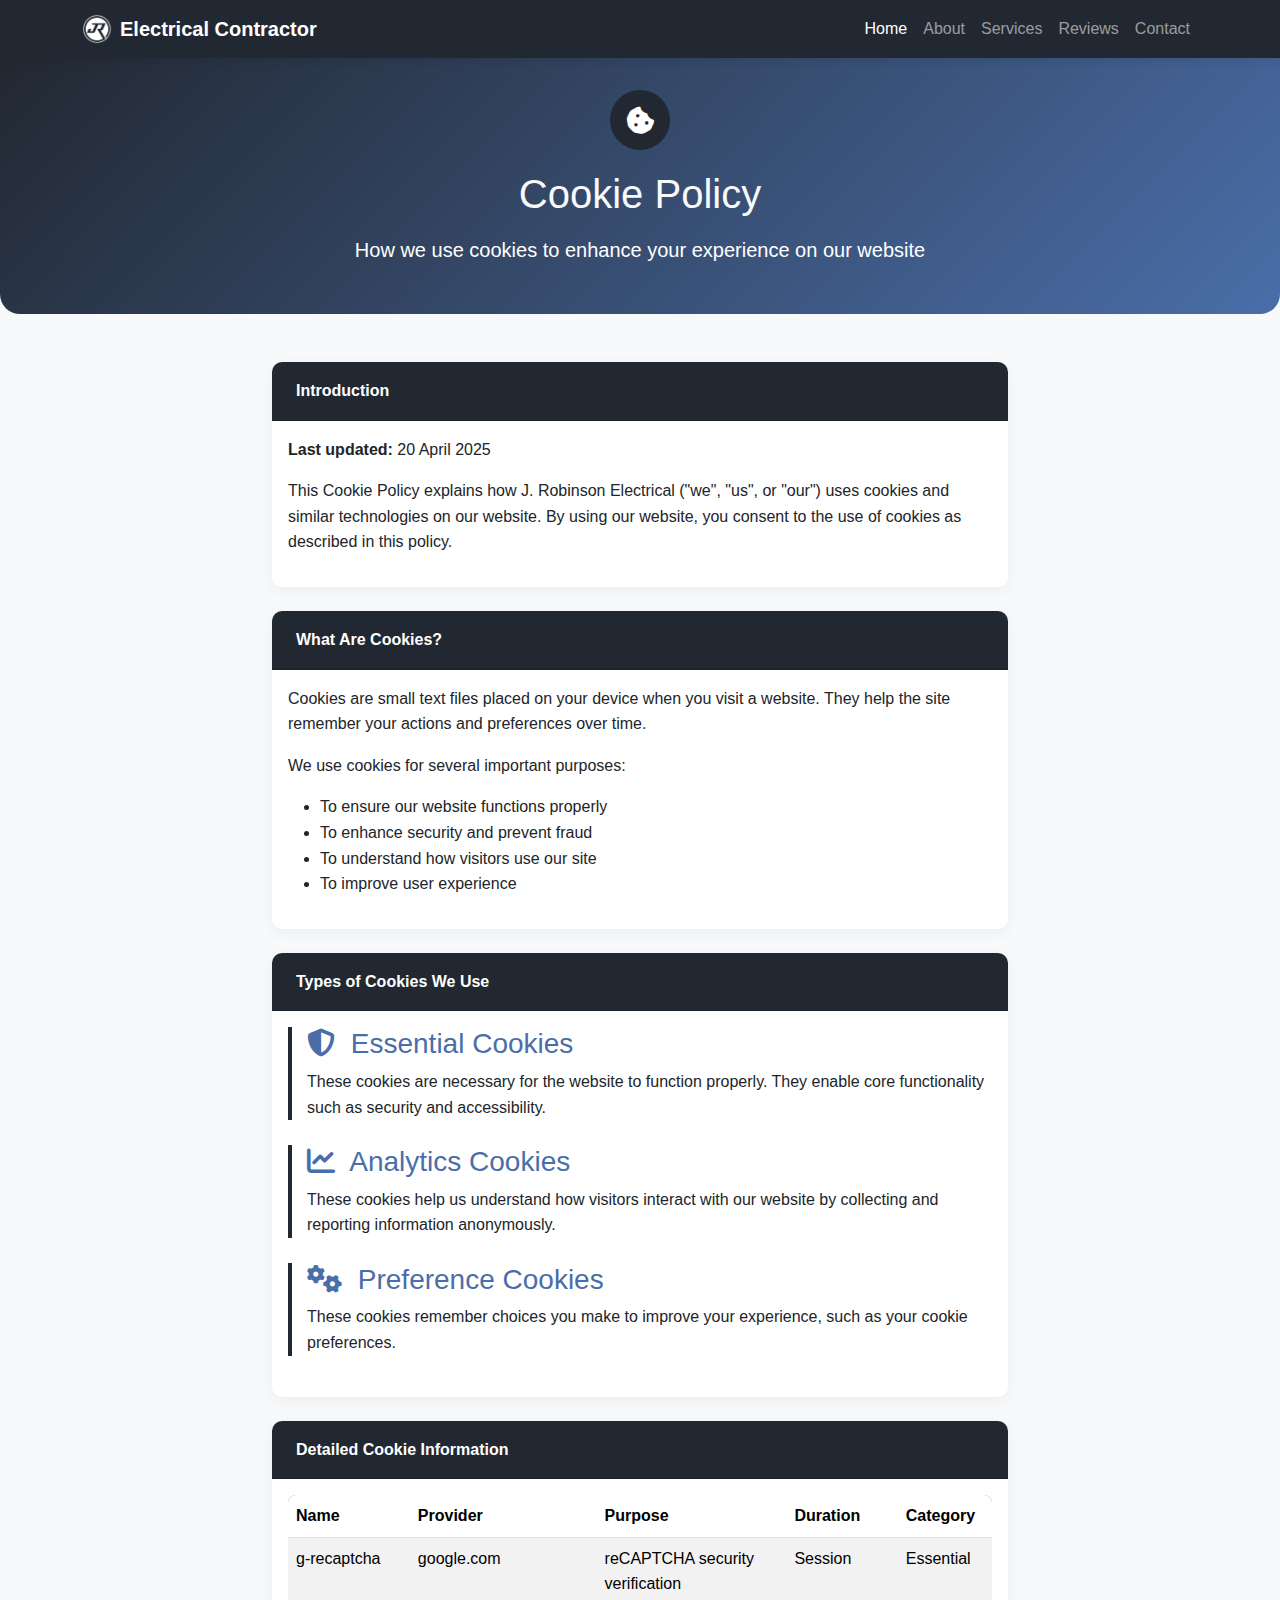
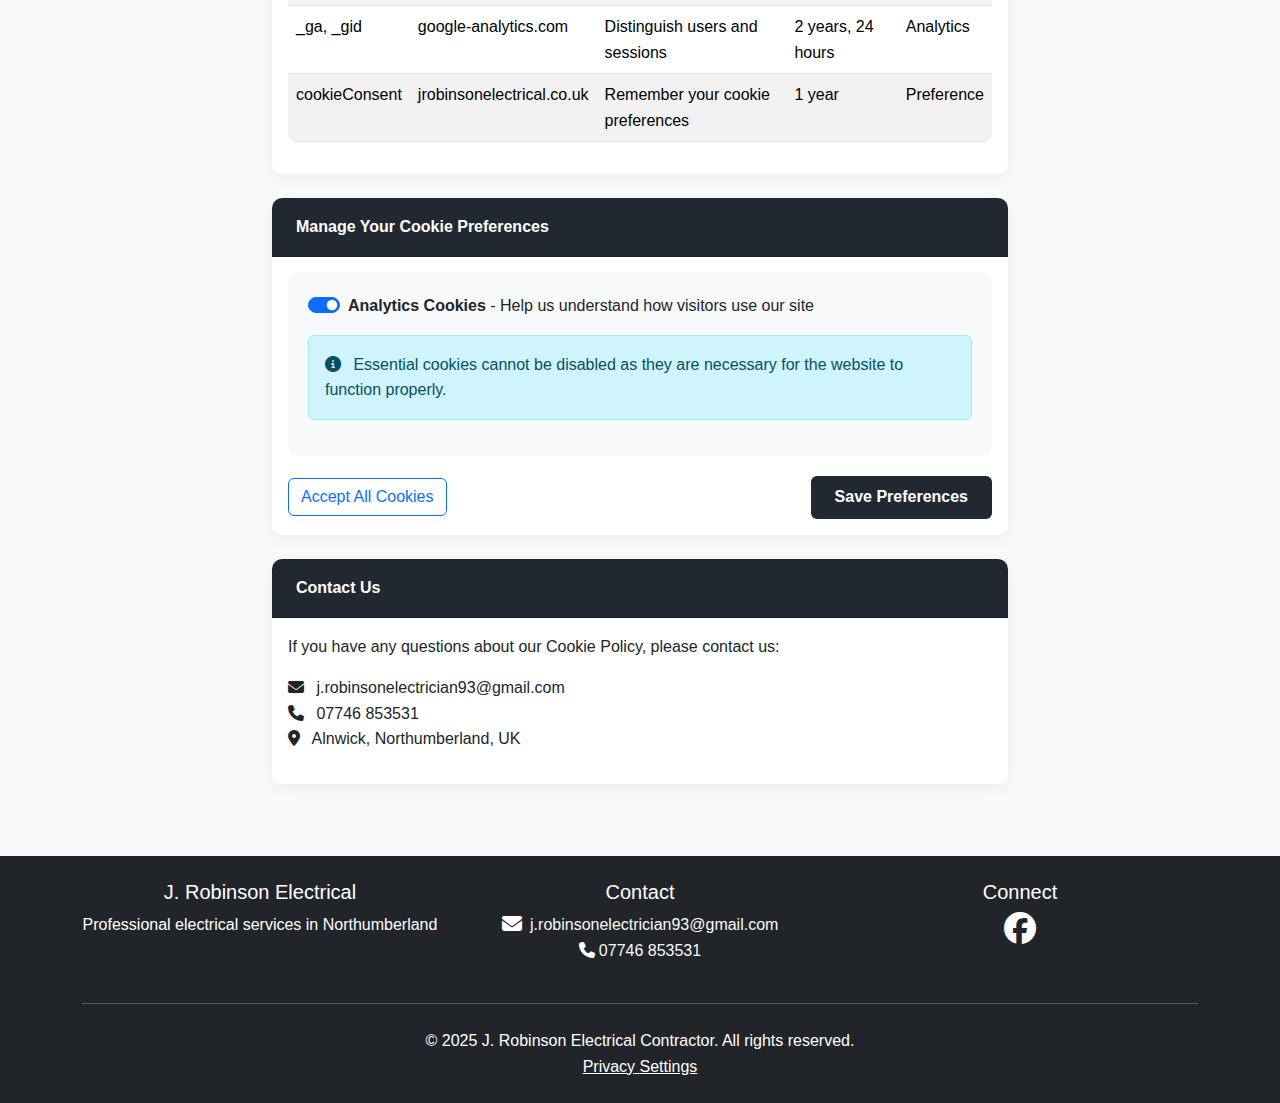
<file: cookie-policy.html>
<!DOCTYPE html>
<html lang="en">

<head>
    <meta charset="UTF-8">
    <meta name="viewport" content="width=device-width, initial-scale=1">
    <title>Cookie Policy | J. Robinson Electrical Contractor</title>
    <meta name="description"
        content="Cookie Policy for J. Robinson Electrical detailing cookie usage, purposes, durations, and user preferences.">
    <link href="https://cdn.jsdelivr.net/npm/bootstrap@5.3.0/dist/css/bootstrap.min.css" rel="stylesheet">
    <link rel="stylesheet" href="https://cdnjs.cloudflare.com/ajax/libs/font-awesome/6.4.0/css/all.min.css">

    <!-- Favicons -->
    <link rel="apple-touch-icon" sizes="180x180" href="/apple-touch-icon.png">
    <link rel="icon" type="image/png" sizes="32x32" href="/favicon-32x32.png">
    <link rel="icon" type="image/png" sizes="16x16" href="/favicon-16x16.png">
    <link rel="manifest" href="/site.webmanifest">
    <link rel="mask-icon" href="/safari-pinned-tab.svg" color="#5bbad5">
    <meta name="msapplication-TileColor" content="#da532c">
    <meta name="theme-color" content="#ffffff">
    <link rel="shortcut icon" href="/favicon.ico">

    <style>
        :root {
            --primary-color: #222831;
            --secondary-color: #5a86c4;
            --accent-color: #4a6ea9;
        }

        body {
            background-color: #f8f9fa;
            font-family: 'Segoe UI', Tahoma, Geneva, Verdana, sans-serif;
            line-height: 1.6;
            color: #333;
        }

        .navbar {
            background-color: var(--primary-color);
            box-shadow: 0 2px 10px rgba(0, 0, 0, 0.1);
        }

        .navbar-brand {
            font-weight: 700;
            display: flex;
            align-items: center;
        }

        .navbar-brand i {
            margin-right: 10px;
            font-size: 1.5rem;
        }

        .hero-section {
            background: linear-gradient(135deg, var(--primary-color), var(--accent-color));
            color: white;
            padding: 2rem 0;
            margin-bottom: 2rem;
            border-radius: 0 0 20px 20px;
        }

        .card {
            border-radius: 10px;
            box-shadow: 0 4px 15px rgba(0, 0, 0, 0.05);
            border: none;
            margin-bottom: 1.5rem;
            transition: transform 0.3s ease;
        }

        .card:hover {
            transform: translateY(-5px);
            box-shadow: 0 6px 20px rgba(0, 0, 0, 0.08);
        }

        .card-header {
            background-color: var(--primary-color);
            color: white;
            border-radius: 10px 10px 0 0 !important;
            font-weight: 600;
            padding: 1rem 1.5rem;
        }

        h1,
        h2,
        h3 {
            color: var(--accent-color);
        }

        .table {
            border-radius: 8px;
            overflow: hidden;
        }

        .table thead {
            background-color: var(--secondary-color);
            color: white;
        }

        .table th {
            font-weight: 600;
        }

        .btn-primary {
            background-color: var(--primary-color);
            border: none;
            padding: 0.6rem 1.5rem;
            font-weight: 600;
        }

        .btn-primary:hover {
            background-color: var(--accent-color);
        }

        footer {
            background-color: #2c3e50;
            color: #ecf0f1;
            padding: 2rem 0;
            margin-top: 3rem;
        }

        .cookie-icon {
            background-color: var(--primary-color);
            width: 60px;
            height: 60px;
            border-radius: 50%;
            display: flex;
            align-items: center;
            justify-content: center;
            margin: 0 auto 20px;
            color: white;
            font-size: 1.8rem;
        }

        .cookie-category {
            border-left: 4px solid var(--primary-color);
            padding-left: 15px;
            margin-bottom: 25px;
        }

        .cookie-toggle {
            background-color: #f8f9fa;
            border-radius: 10px;
            padding: 20px;
            margin-bottom: 20px;
        }

        @media (max-width: 768px) {
            .hero-section h1 {
                font-size: 1.8rem;
            }

            h2 {
                font-size: 1.5rem;
            }

            .table-responsive {
                overflow-x: auto;
            }
        }
    </style>
</head>

<body>
    <nav class="navbar navbar-expand-lg navbar-dark">
        <div class="container">
            <a class="navbar-brand" href="index.html">
                <img src="assets/img/jaylogo2.webp" width="30" height="30" class="d-inline-block align-top me-2" alt="">
                Electrical Contractor
            </a>
            <button class="navbar-toggler" type="button" data-bs-toggle="collapse" data-bs-target="#navbarNav"
                aria-controls="navbarNav" aria-expanded="false" aria-label="Toggle navigation">
                <span class="navbar-toggler-icon"></span>
            </button>
            <div class="collapse navbar-collapse" id="navbarNav">
                <ul class="navbar-nav ms-auto">
                    <li class="nav-item">
                        <a class="nav-link active" href="index.html">Home</a>
                    </li>
                    <li class="nav-item">
                        <a class="nav-link" href="#about">About</a>
                    </li>
                    <li class="nav-item">
                        <a class="nav-link" href="#services">Services</a>
                    </li>
                    <li class="nav-item">
                        <a class="nav-link" href="#portfolio">Reviews</a>
                    </li>
                    <!-- <li class="nav-item">
                        <a class="nav-link" href="blog.html">Blog</a>
                    </li> -->
                    <li class="nav-item">
                        <a class="nav-link" href="#contact">Contact</a>
                    </li>
                </ul>
            </div>
        </div>
    </nav>

    <div class="hero-section">
        <div class="container text-center">
            <div class="cookie-icon">
                <i class="fas fa-cookie-bite"></i>
            </div>
            <h1 class="mb-3 text-light">Cookie Policy</h1>
            <p class="lead">How we use cookies to enhance your experience on our website</p>
        </div>
    </div>

    <main class="container my-5">
        <div class="row">
            <div class="col-lg-8 mx-auto">
                <div class="card mb-4">
                    <div class="card-header">Introduction</div>
                    <div class="card-body">
                        <p><strong>Last updated:</strong> 20 April 2025</p>
                        <p>This Cookie Policy explains how J. Robinson Electrical ("we", "us", or "our") uses cookies
                            and similar technologies on our website. By using our website, you consent to the use of
                            cookies as described in this policy.</p>
                    </div>
                </div>

                <div class="card mb-4">
                    <div class="card-header">What Are Cookies?</div>
                    <div class="card-body">
                        <p>Cookies are small text files placed on your device when you visit a website. They help the
                            site remember your actions and preferences over time.</p>
                        <p>We use cookies for several important purposes:</p>
                        <ul>
                            <li>To ensure our website functions properly</li>
                            <li>To enhance security and prevent fraud</li>
                            <li>To understand how visitors use our site</li>
                            <li>To improve user experience</li>
                        </ul>
                    </div>
                </div>

                <div class="card mb-4">
                    <div class="card-header">Types of Cookies We Use</div>
                    <div class="card-body">
                        <div class="cookie-category">
                            <h3><i class="fas fa-shield-alt me-2"></i> Essential Cookies</h3>
                            <p>These cookies are necessary for the website to function properly. They enable core
                                functionality such as security and accessibility.</p>
                        </div>

                        <div class="cookie-category">
                            <h3><i class="fas fa-chart-line me-2"></i> Analytics Cookies</h3>
                            <p>These cookies help us understand how visitors interact with our website by collecting and
                                reporting information anonymously.</p>
                        </div>

                        <div class="cookie-category">
                            <h3><i class="fas fa-cogs me-2"></i> Preference Cookies</h3>
                            <p>These cookies remember choices you make to improve your experience, such as your cookie
                                preferences.</p>
                        </div>
                    </div>
                </div>

                <div class="card mb-4">
                    <div class="card-header">Detailed Cookie Information</div>
                    <div class="card-body">
                        <div class="table-responsive">
                            <table class="table table-striped">
                                <thead>
                                    <tr>
                                        <th>Name</th>
                                        <th>Provider</th>
                                        <th>Purpose</th>
                                        <th>Duration</th>
                                        <th>Category</th>
                                    </tr>
                                </thead>
                                <tbody>
                                    <tr>
                                        <td>g-recaptcha</td>
                                        <td>google.com</td>
                                        <td>reCAPTCHA security verification</td>
                                        <td>Session</td>
                                        <td>Essential</td>
                                    </tr>
                                    <tr>
                                        <td>_ga, _gid</td>
                                        <td>google-analytics.com</td>
                                        <td>Distinguish users and sessions</td>
                                        <td>2 years, 24 hours</td>
                                        <td>Analytics</td>
                                    </tr>
                                    <tr>
                                        <td>cookieConsent</td>
                                        <td>jrobinsonelectrical.co.uk</td>
                                        <td>Remember your cookie preferences</td>
                                        <td>1 year</td>
                                        <td>Preference</td>
                                    </tr>
                                </tbody>
                            </table>
                        </div>
                    </div>
                </div>

                <div class="card mb-4">
                    <div class="card-header">Manage Your Cookie Preferences</div>
                    <div class="card-body">
                        <div class="cookie-toggle">
                            <div class="form-check form-switch mb-3">
                                <input class="form-check-input" type="checkbox" id="toggle-analytics" checked>
                                <label class="form-check-label" for="toggle-analytics">
                                    <strong>Analytics Cookies</strong> - Help us understand how visitors use our site
                                </label>
                            </div>

                            <div class="alert alert-info">
                                <i class="fas fa-info-circle me-2"></i> Essential cookies cannot be disabled as they are
                                necessary for the website to function properly.
                            </div>
                        </div>

                        <div class="d-flex justify-content-between align-items-center">
                            <button id="accept-all" class="btn btn-outline-primary">Accept All Cookies</button>
                            <button id="save-preferences" class="btn btn-primary">Save Preferences</button>
                        </div>
                    </div>
                </div>

                <div class="card">
                    <div class="card-header">Contact Us</div>
                    <div class="card-body">
                        <p>If you have any questions about our Cookie Policy, please contact us:</p>
                        <ul class="list-unstyled">
                            <li><i class="fas fa-envelope me-2"></i> j.robinsonelectrician93@gmail.com</li>
                            <li><i class="fas fa-phone me-2"></i> 07746 853531</li>
                            <li><i class="fas fa-map-marker-alt me-2"></i> Alnwick, Northumberland, UK</li>
                        </ul>
                    </div>
                </div>
            </div>
        </div>
    </main>

    <!-- footer -->
    <footer class="bg-dark text-white text-center py-4">
        <div class="container">
            <div class="row">
                <div class="col-md-4 mb-3 mb-md-0">
                    <h5>J. Robinson Electrical</h5>
                    <p>Professional electrical services in Northumberland</p>
                </div>
                <div class="col-md-4 mb-3 mb-md-0">
                    <h5>Contact</h5>
                    <p><i class="fas fa-envelope fa-lg me-1" style="color: #fff;"></i> <a
                            href="mailto:j.robinsonelectrician93@gmail.com" class="text-decoration-none text-light">
                            j.robinsonelectrician93@gmail.com</a><br>
                        <i class="fas fa-phone fa-md me-1" style="color: #fff;"></i><a href="tel:+447746 853531"
                            class="text-decoration-none text-light">07746 853531</a>
                    </p>
                </div>
                <div class="col-md-4">
                    <h5>Connect</h5>
                    <div class="d-flex justify-content-center">
                        <a href="https://www.facebook.com/profile.php?id=61561478410613" class="text-white"><i
                                class="fab fa-facebook fa-2x"></i></a>
                        <!-- <a href="#" class="text-white me-3"><i class="fab fa-twitter fa-2x"></i></a>
                        <a href="#" class="text-white"><i class="fab fa-instagram fa-2x"></i></a> -->
                    </div>
                </div>
            </div>
            <hr class="my-4 bg-light">
            <p class="mb-0">&copy; 2025 J. Robinson Electrical Contractor. All rights reserved.</p>
            <p class="mb-0"><a href="privacy.html" class="text-white"
                    onClick="UC_UI.showSecondLayer(); return false;">Privacy
                    Settings</a></p>
        </div>
    </footer>

    <!-- Consent & Preference Script -->
    <script>
        document.addEventListener('DOMContentLoaded', function () {
            // Load saved preferences
            const prefs = JSON.parse(localStorage.getItem('cookieConsent') || '{}');
            const analyticsToggle = document.getElementById('toggle-analytics');

            if (prefs.analytics !== undefined) {
                analyticsToggle.checked = prefs.analytics;
            } else {
                // Default to enabled if no preference set
                analyticsToggle.checked = true;
            }

            // Save preferences
            document.getElementById('save-preferences').addEventListener('click', () => {
                const analytics = analyticsToggle.checked;
                localStorage.setItem('cookieConsent', JSON.stringify({
                    decision: true,
                    analytics,
                    timestamp: new Date().toISOString()
                }));

                if (analytics) {
                    loadAnalytics();
                } else {
                    // Clear analytics cookies if disabled
                    document.cookie = '_ga=; expires=Thu, 01 Jan 1970 00:00:00 UTC; path=/;';
                    document.cookie = '_gid=; expires=Thu, 01 Jan 1970 00:00:00 UTC; path=/;';
                }

                showConfirmation('Your cookie preferences have been saved successfully.');
            });

            // Accept all cookies
            document.getElementById('accept-all').addEventListener('click', () => {
                analyticsToggle.checked = true;
                localStorage.setItem('cookieConsent', JSON.stringify({
                    decision: true,
                    analytics: true,
                    timestamp: new Date().toISOString()
                }));
                loadAnalytics();
                showConfirmation('All cookies have been accepted.');
            });

            // Show confirmation message
            function showConfirmation(message) {
                const alert = document.createElement('div');
                alert.className = 'alert alert-success alert-dismissible fade show position-fixed bottom-0 end-0 m-3';
                alert.style.zIndex = '9999';
                alert.innerHTML = `
                    ${message}
                    <button type="button" class="btn-close" data-bs-dismiss="alert" aria-label="Close"></button>
                `;
                document.body.appendChild(alert);

                // Auto-remove after 3 seconds
                setTimeout(() => {
                    alert.classList.remove('show');
                    setTimeout(() => document.body.removeChild(alert), 150);
                }, 3000);
            }
        });

        // Analytics loader
        function loadAnalytics() {
            if (typeof ga === 'undefined') {
                (function (i, s, o, g, r, a, m) {
                    i['GoogleAnalyticsObject'] = r; i[r] = i[r] || function () {
                        (i[r].q = i[r].q || []).push(arguments)
                    }, i[r].l = 1 * new Date(); a = s.createElement(o),
                        m = s.getElementsByTagName(o)[0]; a.async = 1; a.src = g; m.parentNode.insertBefore(a, m)
                })(window, document, 'script', 'https://www.google-analytics.com/analytics.js', 'ga');

                // Replace with your actual Google Analytics ID
                ga('create', 'UA-XXXXXXX-X', 'auto');
                ga('send', 'pageview');
            }
        }

        // Always load reCAPTCHA for security
        if (!document.querySelector('script[src*="recaptcha"]')) {
            const rc = document.createElement('script');
            rc.src = 'https://www.google.com/recaptcha/api.js';
            rc.async = true;
            document.head.appendChild(rc);
        }

        // Load analytics immediately if previously consented
        const prefs = JSON.parse(localStorage.getItem('cookieConsent') || '{}');
        if (prefs.analytics) {
            loadAnalytics();
        }
    </script>

    <script src="https://cdn.jsdelivr.net/npm/bootstrap@5.3.0/dist/js/bootstrap.bundle.min.js"></script>
</body>

</html>
</file>
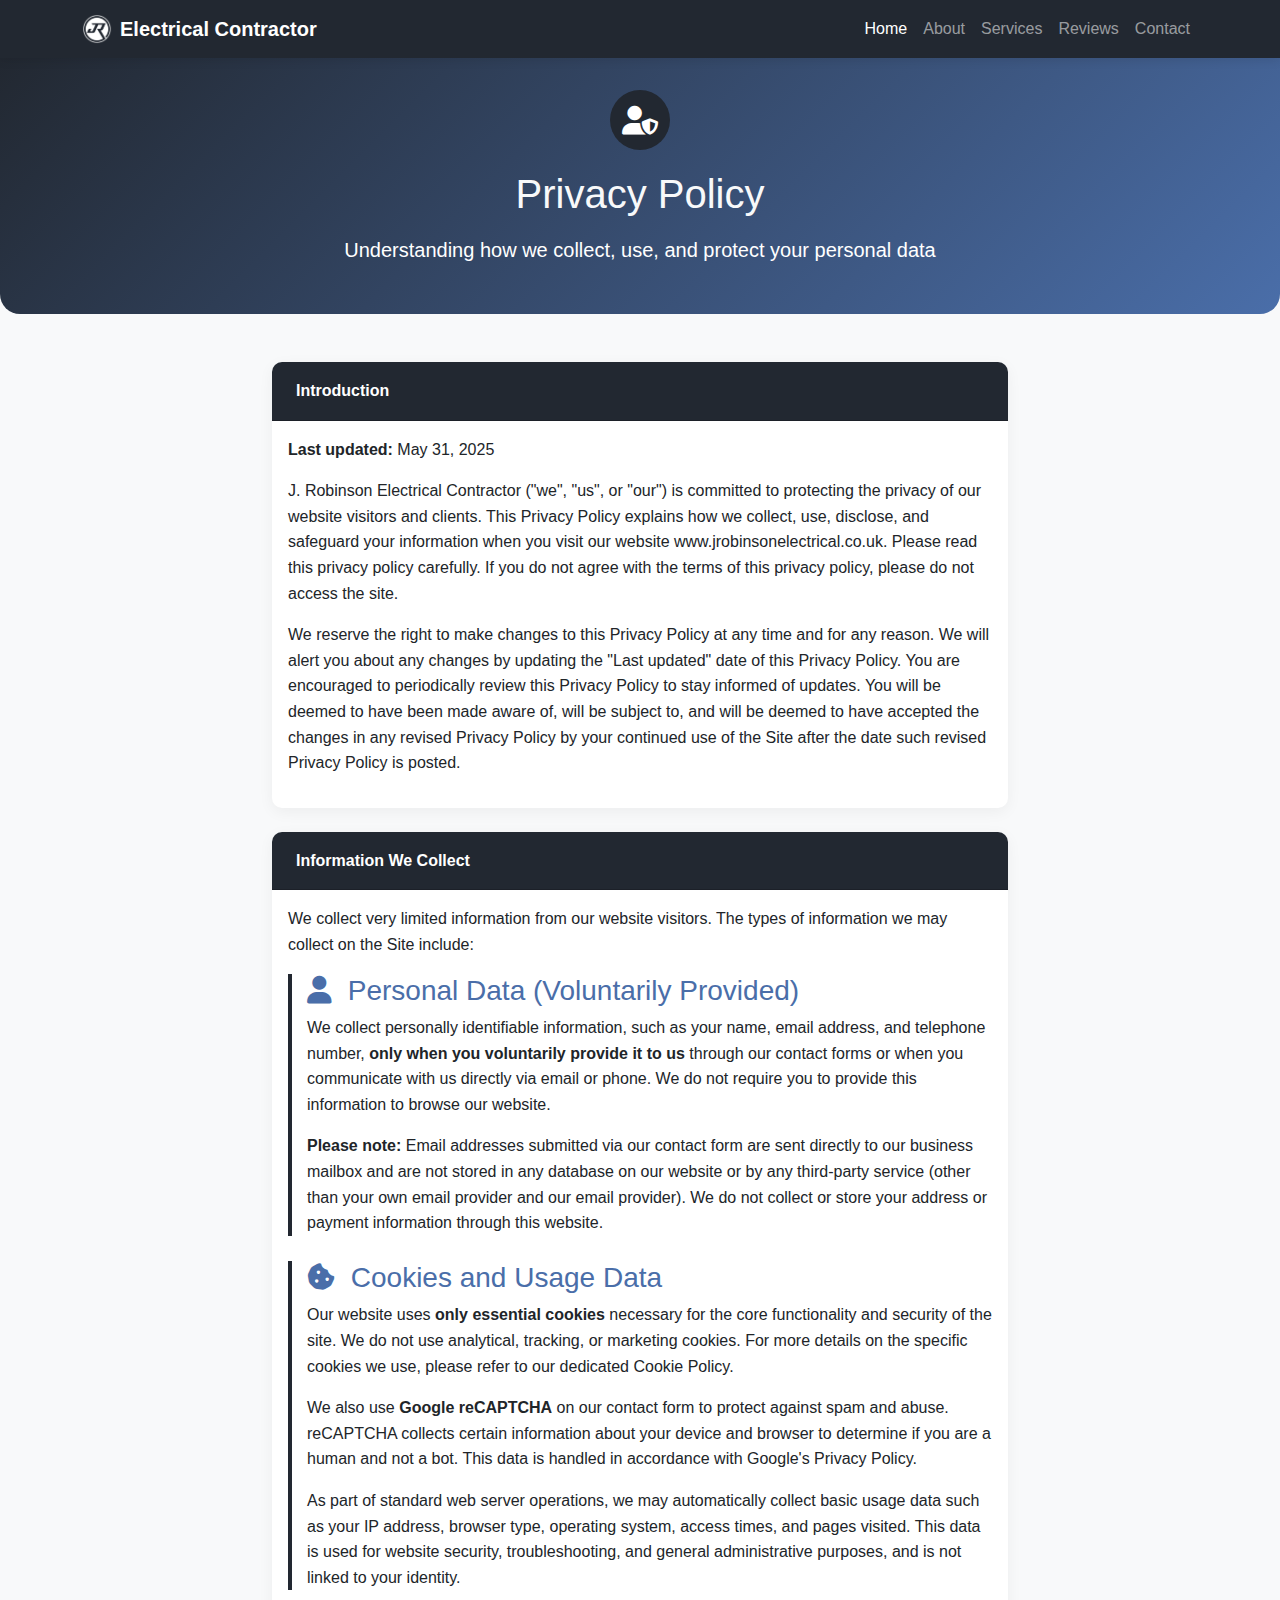
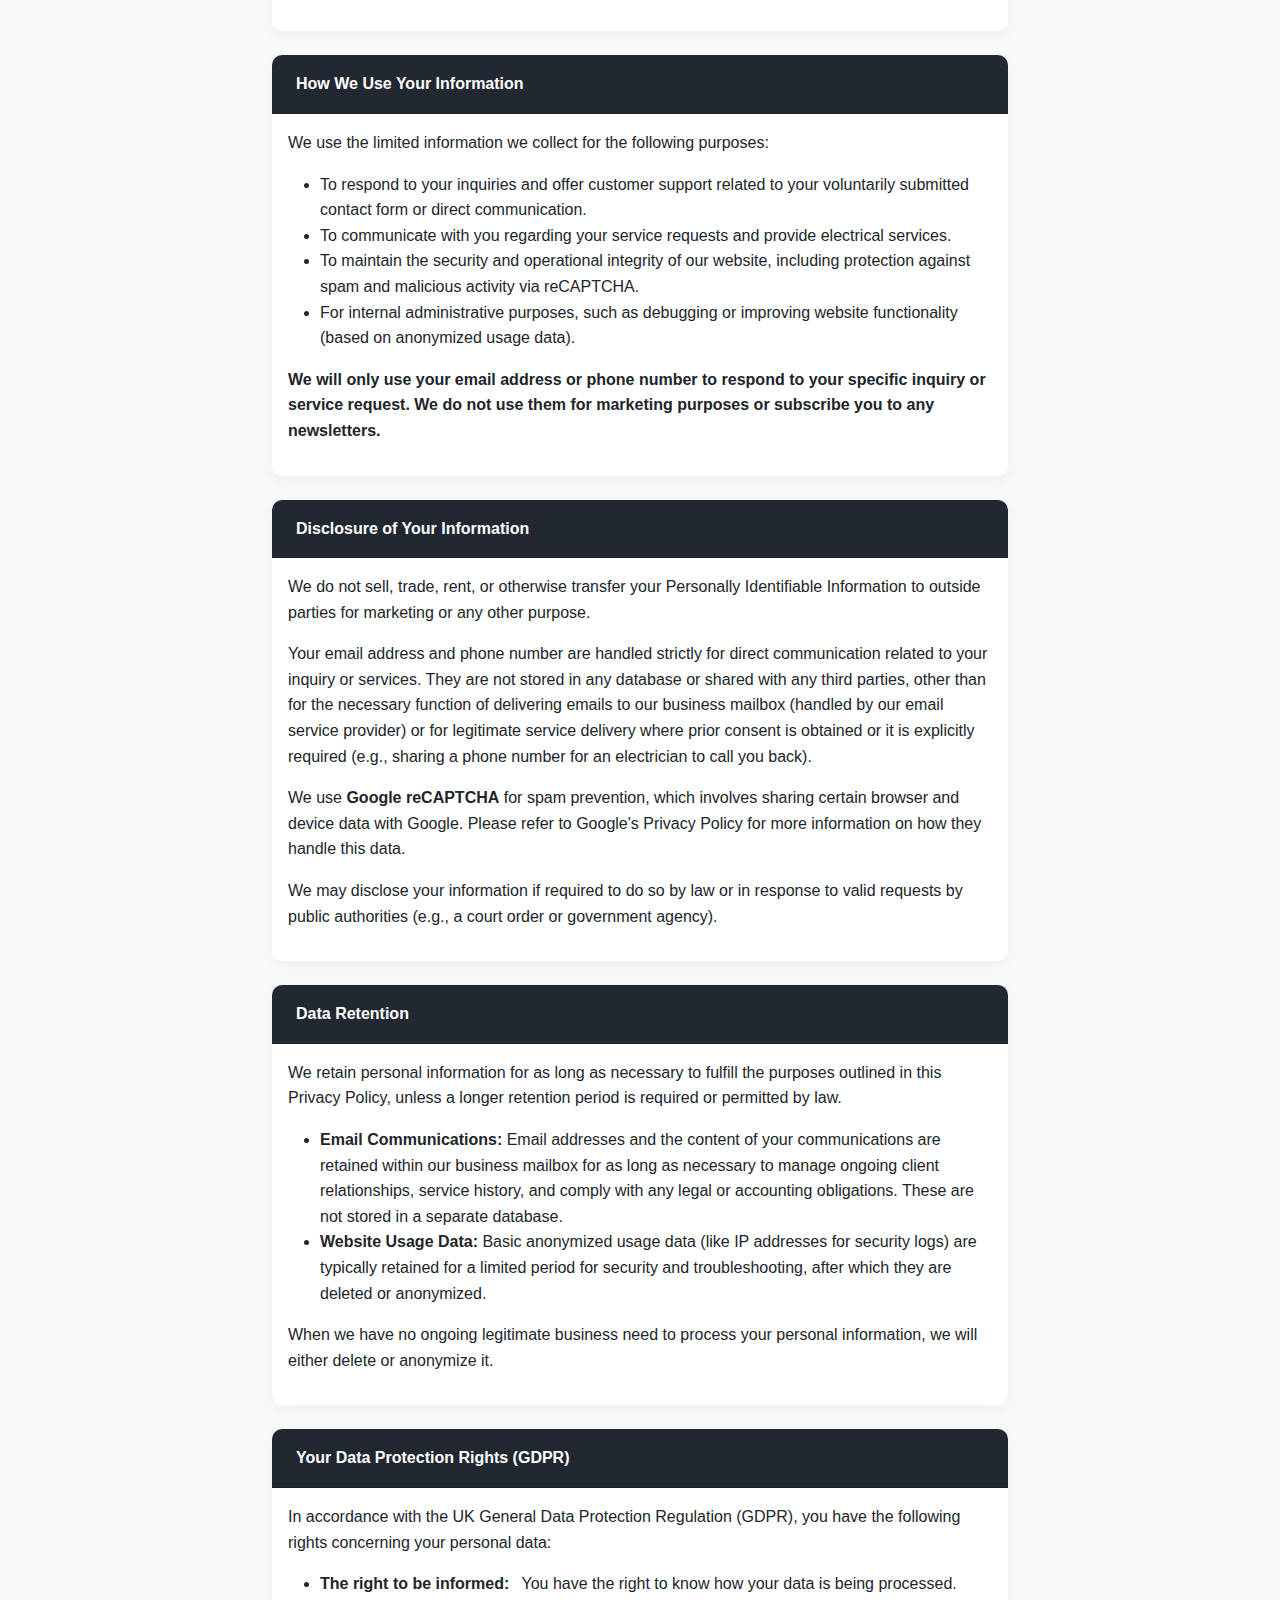
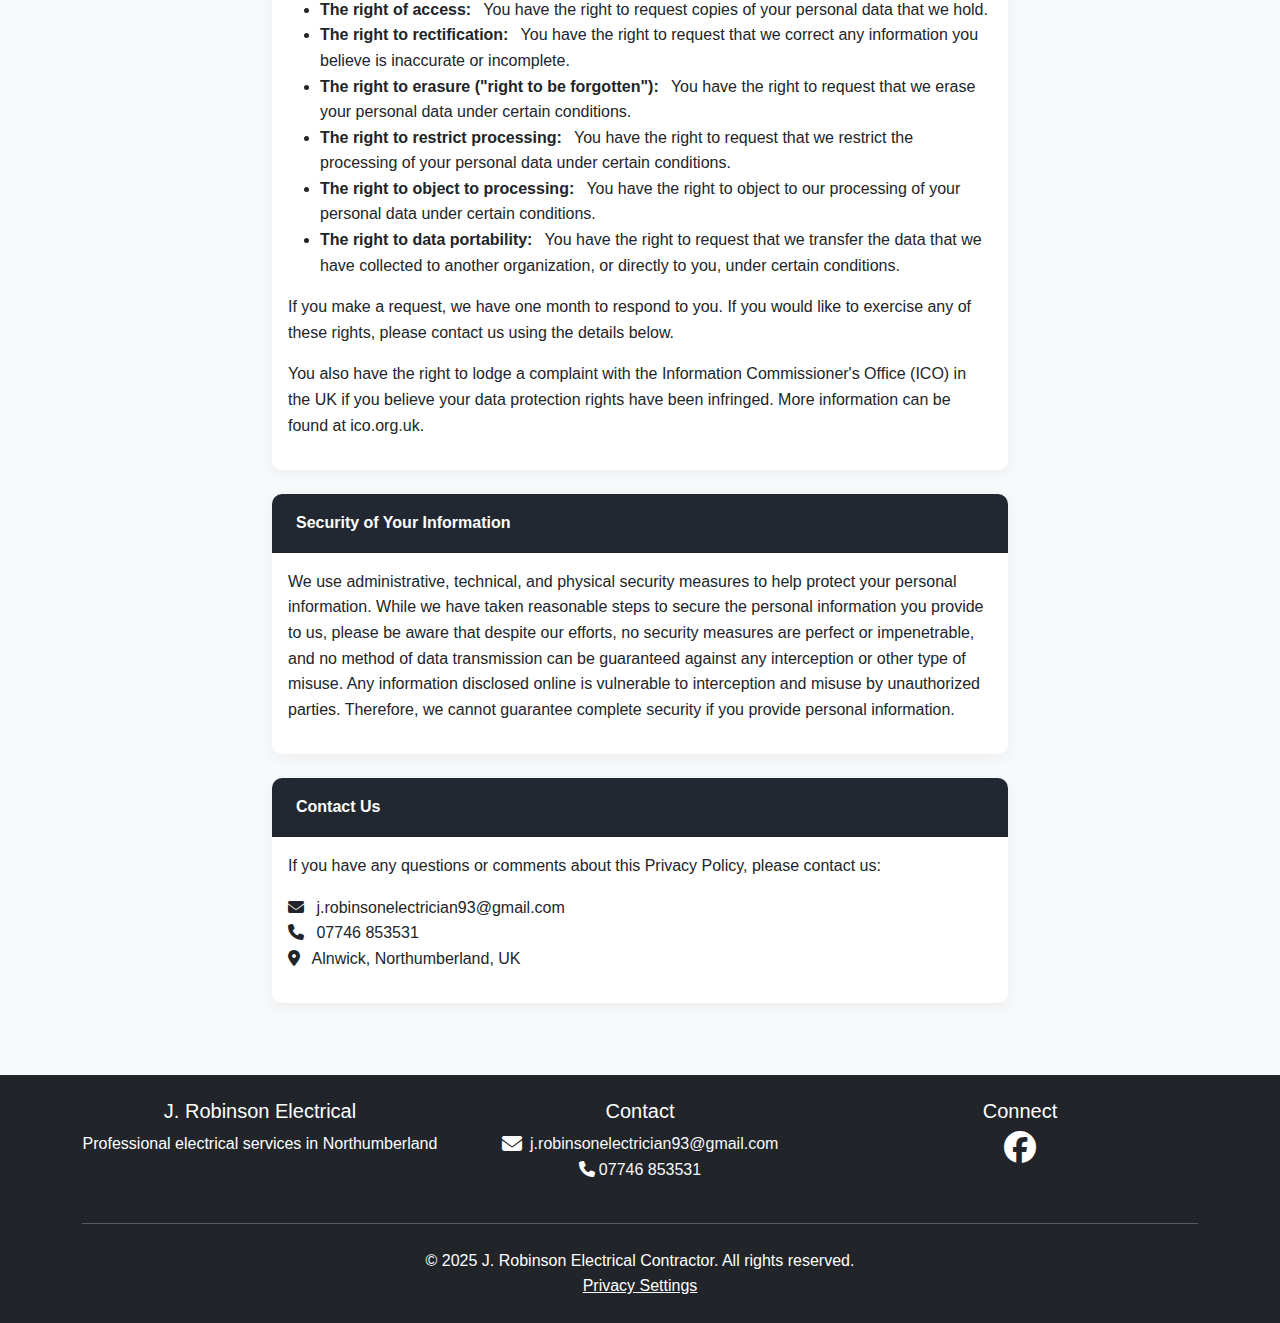
<file: privacy.html>
<!DOCTYPE html>
<html lang="en">

<head>
    <meta charset="UTF-8">
    <meta name="viewport" content="width=device-width, initial-scale=1">
    <title>Privacy Policy | J. Robinson Electrical Contractor</title>
    <meta name="description"
        content="Privacy Policy for J. Robinson Electrical Contractor, detailing how we collect, use, and protect your personal data.">
    <link href="https://cdn.jsdelivr.net/npm/bootstrap@5.3.0/dist/css/bootstrap.min.css" rel="stylesheet">
    <link rel="stylesheet" href="https://cdnjs.cloudflare.com/ajax/libs/font-awesome/6.4.0/css/all.min.css">

    <link rel="apple-touch-icon" sizes="180x180" href="/apple-touch-icon.png">
    <link rel="icon" type="image/png" sizes="32x32" href="/favicon-32x32.png">
    <link rel="icon" type="image/png" sizes="16x16" href="/favicon-16x16.png">
    <link rel="manifest" href="/site.webmanifest">
    <link rel="mask-icon" href="/safari-pinned-tab.svg" color="#5bbad5">
    <meta name="msapplication-TileColor" content="#da532c">
    <meta name="theme-color" content="#ffffff">
    <link rel="shortcut icon" href="/favicon.ico">

    <style>
        :root {
            --primary-color: #222831;
            --secondary-color: #5a86c4;
            --accent-color: #4a6ea9;
        }

        body {
            background-color: #f8f9fa;
            font-family: 'Segoe UI', Tahoma, Geneva, Verdana, sans-serif;
            line-height: 1.6;
            color: #333;
        }

        .navbar {
            background-color: var(--primary-color);
            box-shadow: 0 2px 10px rgba(0, 0, 0, 0.1);
        }

        .navbar-brand {
            font-weight: 700;
            display: flex;
            align-items: center;
        }

        .navbar-brand i {
            margin-right: 10px;
            font-size: 1.5rem;
        }

        .hero-section {
            background: linear-gradient(135deg, var(--primary-color), var(--accent-color));
            color: white;
            padding: 2rem 0;
            margin-bottom: 2rem;
            border-radius: 0 0 20px 20px;
        }

        .card {
            border-radius: 10px;
            box-shadow: 0 4px 15px rgba(0, 0, 0, 0.05);
            border: none;
            margin-bottom: 1.5rem;
            transition: transform 0.3s ease;
        }

        .card:hover {
            transform: translateY(-5px);
            box-shadow: 0 6px 20px rgba(0, 0, 0, 0.08);
        }

        .card-header {
            background-color: var(--primary-color);
            color: white;
            border-radius: 10px 10px 0 0 !important;
            font-weight: 600;
            padding: 1rem 1.5rem;
        }

        h1,
        h2,
        h3 {
            color: var(--accent-color);
        }

        .table {
            border-radius: 8px;
            overflow: hidden;
        }

        .table thead {
            background-color: var(--secondary-color);
            color: white;
        }

        .table th {
            font-weight: 600;
        }

        .btn-primary {
            background-color: var(--primary-color);
            border: none;
            padding: 0.6rem 1.5rem;
            font-weight: 600;
        }

        .btn-primary:hover {
            background-color: var(--accent-color);
        }

        footer {
            background-color: #2c3e50;
            color: #ecf0f1;
            padding: 2rem 0;
            margin-top: 3rem;
        }

        .policy-icon {
            background-color: var(--primary-color);
            width: 60px;
            height: 60px;
            border-radius: 50%;
            display: flex;
            align-items: center;
            justify-content: center;
            margin: 0 auto 20px;
            color: white;
            font-size: 1.8rem;
        }

        .policy-category {
            border-left: 4px solid var(--primary-color);
            padding-left: 15px;
            margin-bottom: 25px;
        }

        @media (max-width: 768px) {
            .hero-section h1 {
                font-size: 1.8rem;
            }

            h2 {
                font-size: 1.5rem;
            }

            .table-responsive {
                overflow-x: auto;
            }
        }
    </style>
</head>

<body>
    <nav class="navbar navbar-expand-lg navbar-dark">
        <div class="container">
            <a class="navbar-brand" href="index.html">
                <img src="assets/img/jaylogo2.webp" width="30" height="30" class="d-inline-block align-top me-2" alt="">
                Electrical Contractor
            </a>
            <button class="navbar-toggler" type="button" data-bs-toggle="collapse" data-bs-target="#navbarNav"
                aria-controls="navbarNav" aria-expanded="false" aria-label="Toggle navigation">
                <span class="navbar-toggler-icon"></span>
            </button>
            <div class="collapse navbar-collapse" id="navbarNav">
                <ul class="navbar-nav ms-auto">
                    <li class="nav-item">
                        <a class="nav-link active" href="index.html">Home</a>
                    </li>
                    <li class="nav-item">
                        <a class="nav-link" href="#about">About</a>
                    </li>
                    <li class="nav-item">
                        <a class="nav-link" href="#services">Services</a>
                    </li>
                    <li class="nav-item">
                        <a class="nav-link" href="#portfolio">Reviews</a>
                    </li>
                    <!-- <li class="nav-item">
                        <a class="nav-link" href="blog.html">Blog</a>
                    </li> -->
                    <li class="nav-item">
                        <a class="nav-link" href="#contact">Contact</a>
                    </li>
                </ul>
            </div>
        </div>
    </nav>

    <div class="hero-section">
        <div class="container text-center">
            <div class="policy-icon">
                <i class="fas fa-user-shield"></i>
            </div>
            <h1 class="mb-3 text-light">Privacy Policy</h1>
            <p class="lead">Understanding how we collect, use, and protect your personal data</p>
        </div>
    </div>

    <main class="container my-5">
        <div class="row">
            <div class="col-lg-8 mx-auto">
                <div class="card mb-4">
                    <div class="card-header">Introduction</div>
                    <div class="card-body">
                        <p><strong>Last updated:</strong> May 31, 2025</p>
                        <p>J. Robinson Electrical Contractor ("we", "us", or "our") is committed to protecting the
                            privacy of our website visitors and clients. This Privacy Policy explains how we collect,
                            use, disclose, and safeguard your information when you visit our website <a
                                href="https://www.jrobinsonelectrical.co.uk"
                                class="text-decoration-none text-dark">www.jrobinsonelectrical.co.uk</a>. Please read
                            this privacy policy carefully. If you do not agree with the terms of this privacy policy,
                            please do not access the site.</p>
                        <p>We reserve the right to make changes to this Privacy Policy at any time and for any reason.
                            We will alert you about any changes by updating the "Last updated" date of this Privacy
                            Policy. You are encouraged to periodically review this Privacy Policy to stay informed of
                            updates. You will be deemed to have been made aware of, will be subject to, and will be
                            deemed to have accepted the changes in any revised Privacy Policy by your continued use of
                            the Site after the date such revised Privacy Policy is posted.</p>
                    </div>
                </div>

                <div class="card mb-4">
                    <div class="card-header">Information We Collect</div>
                    <div class="card-body">
                        <p>We collect very limited information from our website visitors. The types of information we
                            may collect on the Site include:</p>
                        <div class="policy-category">
                            <h3><i class="fas fa-user me-2"></i> Personal Data (Voluntarily Provided)</h3>
                            <p>We collect personally identifiable information, such as your name, email address, and
                                telephone number, <strong>only when you voluntarily provide it to us</strong> through
                                our contact forms or when you communicate with us directly via email or phone. We do not
                                require you to provide this information to browse our website.</p>
                            <p><strong>Please note:</strong> Email addresses submitted via our contact form are sent
                                directly to our business mailbox and are not stored in any database on our website or by
                                any third-party service (other than your own email provider and our email provider). We
                                do not collect or store your address or payment information through this website.</p>
                        </div>

                        <div class="policy-category">
                            <h3><i class="fas fa-cookie-bite me-2"></i> Cookies and Usage Data</h3>
                            <p>Our website uses <strong>only essential cookies</strong> necessary for the core
                                functionality and security of the site. We do not use analytical, tracking, or marketing
                                cookies. For more details on the specific cookies we use, please refer to our dedicated
                                <a href="cookie-policy.html" class="text-decoration-none text-dark">Cookie Policy</a>.
                            </p>
                            <p>We also use <strong>Google reCAPTCHA</strong> on our contact form to protect against spam
                                and abuse. reCAPTCHA collects certain information about your device and browser to
                                determine if you are a human and not a bot. This data is handled in accordance with
                                Google's Privacy Policy.</p>
                            <p>As part of standard web server operations, we may automatically collect basic usage data
                                such as your IP address, browser type, operating system, access times, and pages
                                visited. This data is used for website security, troubleshooting, and general
                                administrative purposes, and is not linked to your identity.</p>
                        </div>
                    </div>
                </div>

                <div class="card mb-4">
                    <div class="card-header">How We Use Your Information</div>
                    <div class="card-body">
                        <p>We use the limited information we collect for the following purposes:</p>
                        <ul>
                            <li>To respond to your inquiries and offer customer support related to your voluntarily
                                submitted contact form or direct communication.</li>
                            <li>To communicate with you regarding your service requests and provide electrical services.
                            </li>
                            <li>To maintain the security and operational integrity of our website, including protection
                                against spam and malicious activity via reCAPTCHA.</li>
                            <li>For internal administrative purposes, such as debugging or improving website
                                functionality (based on anonymized usage data).</li>
                        </ul>
                        <p><strong>We will only use your email address or phone number to respond to your specific
                                inquiry or service request. We do not use them for marketing purposes or subscribe you
                                to any newsletters.</strong></p>
                    </div>
                </div>

                <div class="card mb-4">
                    <div class="card-header">Disclosure of Your Information</div>
                    <div class="card-body">
                        <p>We do not sell, trade, rent, or otherwise transfer your Personally Identifiable Information
                            to outside parties for marketing or any other purpose.</p>
                        <p>Your email address and phone number are handled strictly for direct communication related to
                            your inquiry or services. They are not stored in any database or shared with any third
                            parties, other than for the necessary function of delivering emails to our business mailbox
                            (handled by our email service provider) or for legitimate service delivery where prior
                            consent is obtained or it is explicitly required (e.g., sharing a phone number for an
                            electrician to call you back).</p>
                        <p>We use <strong>Google reCAPTCHA</strong> for spam prevention, which involves sharing certain
                            browser and device data with Google. Please refer to Google's Privacy Policy for more
                            information on how they handle this data.</p>
                        <p>We may disclose your information if required to do so by law or in response to valid requests
                            by public authorities (e.g., a court order or government agency).</p>
                    </div>
                </div>

                <div class="card mb-4">
                    <div class="card-header">Data Retention</div>
                    <div class="card-body">
                        <p>We retain personal information for as long as necessary to fulfill the purposes outlined in
                            this Privacy Policy, unless a longer retention period is required or permitted by law.</p>
                        <ul>
                            <li><strong>Email Communications:</strong> Email addresses and the content of your
                                communications are retained within our business mailbox for as long as necessary to
                                manage ongoing client relationships, service history, and comply with any legal or
                                accounting obligations. These are not stored in a separate database.</li>
                            <li><strong>Website Usage Data:</strong> Basic anonymized usage data (like IP addresses for
                                security logs) are typically retained for a limited period for security and
                                troubleshooting, after which they are deleted or anonymized.</li>
                        </ul>
                        <p>When we have no ongoing legitimate business need to process your personal information, we
                            will either delete or anonymize it.</p>
                    </div>
                </div>

                <div class="card mb-4">
                    <div class="card-header">Your Data Protection Rights (GDPR)</div>
                    <div class="card-body">
                        <p>In accordance with the UK General Data Protection Regulation (GDPR), you have the following
                            rights concerning your personal data:</p>
                        <ul>
                            <li><strong class="me-2">The right to be informed:</strong> You have the right to know how
                                your data is being processed.</li>
                            <li><strong class="me-2">The right of access:</strong> You have the right to request copies
                                of your personal data that we hold.</li>
                            <li><strong class="me-2">The right to rectification:</strong> You have the right to request
                                that we correct any information you believe is inaccurate or incomplete.</li>
                            <li><strong class="me-2">The right to erasure ("right to be forgotten"):</strong> You have
                                the right to request that we erase your personal data under certain conditions.</li>
                            <li><strong class="me-2">The right to restrict processing:</strong> You have the right to
                                request that we restrict the processing of your personal data under certain conditions.
                            </li>
                            <li><strong class="me-2">The right to object to processing:</strong> You have the right to
                                object to our processing of your personal data under certain conditions.</li>
                            <li><strong class="me-2">The right to data portability:</strong> You have the right to
                                request that we transfer the data that we have collected to another organization, or
                                directly to you, under certain conditions.</li>
                        </ul>
                        <p>If you make a request, we have one month to respond to you. If you would like to exercise any
                            of these rights, please contact us using the details below.</p>
                        <p>You also have the right to lodge a complaint with the Information Commissioner's Office (ICO)
                            in the UK if you believe your data protection rights have been infringed. More information
                            can be found at <a href="https://ico.org.uk/" target="_blank" rel="noopener noreferrer"
                                class="text-decoration-none text-dark">ico.org.uk</a>.</p>
                    </div>
                </div>

                <div class="card mb-4">
                    <div class="card-header">Security of Your Information</div>
                    <div class="card-body">
                        <p>We use administrative, technical, and physical security measures to help protect your
                            personal information. While we have taken reasonable steps to secure the personal
                            information you provide to us, please be aware that despite our efforts, no security
                            measures are perfect or impenetrable, and no method of data transmission can be guaranteed
                            against any interception or other type of misuse. Any information disclosed online is
                            vulnerable to interception and misuse by unauthorized parties. Therefore, we cannot
                            guarantee complete security if you provide personal information.</p>
                    </div>
                </div>

                <div class="card">
                    <div class="card-header">Contact Us</div>
                    <div class="card-body">
                        <p>If you have any questions or comments about this Privacy Policy, please contact us:</p>
                        <ul class="list-unstyled">
                            <li><i class="fas fa-envelope me-2"></i> <a href="mailto:j.robinsonelectrician93@gmail.com"
                                    class="text-decoration-none text-dark">j.robinsonelectrician93@gmail.com</a></li>
                            <li><i class="fas fa-phone me-2"></i> <a href="tel:+447746853531"
                                    class="text-decoration-none text-dark">07746 853531</a></li>
                            <li><i class="fas fa-map-marker-alt me-2"></i> Alnwick, Northumberland, UK</li>
                        </ul>
                    </div>
                </div>
            </div>
        </div>
    </main>

    <footer class="bg-dark text-white text-center py-4">
        <div class="container">
            <div class="row">
                <div class="col-md-4 mb-3 mb-md-0">
                    <h5>J. Robinson Electrical</h5>
                    <p>Professional electrical services in Northumberland</p>
                </div>
                <div class="col-md-4 mb-3 mb-md-0">
                    <h5>Contact</h5>
                    <p><i class="fas fa-envelope fa-lg me-1" style="color: #fff;"></i> <a
                            href="mailto:j.robinsonelectrician93@gmail.com" class="text-decoration-none text-light">
                            j.robinsonelectrician93@gmail.com</a><br>
                        <i class="fas fa-phone fa-md me-1" style="color: #fff;"></i><a href="tel:+447746853531"
                            class="text-decoration-none text-light">07746 853531</a>
                    </p>
                </div>
                <div class="col-md-4">
                    <h5>Connect</h5>
                    <div class="d-flex justify-content-center">
                        <a href="https://www.facebook.com/profile.php?id=61561478410613" class="text-white"><i
                                class="fab fa-facebook fa-2x"></i></a>
                        <!-- <a href="#" class="text-white me-3"><i class="fab fa-twitter fa-2x"></i></a>
                        <a href="#" class="text-white"><i class="fab fa-instagram fa-2x"></i></a> -->
                    </div>
                </div>
            </div>
            <hr class="my-4 bg-light">
            <p class="mb-0">&copy; 2025 J. Robinson Electrical Contractor. All rights reserved.</p>
            <p class="mb-0"><a href="#" class="text-white" onClick="UC_UI.showSecondLayer(); return false;">Privacy
                    Settings</a></p>
        </div>
    </footer>

    <script src="https://cdn.jsdelivr.net/npm/bootstrap@5.3.0/dist/js/bootstrap.bundle.min.js"></script>
</body>

</html>
</file>
